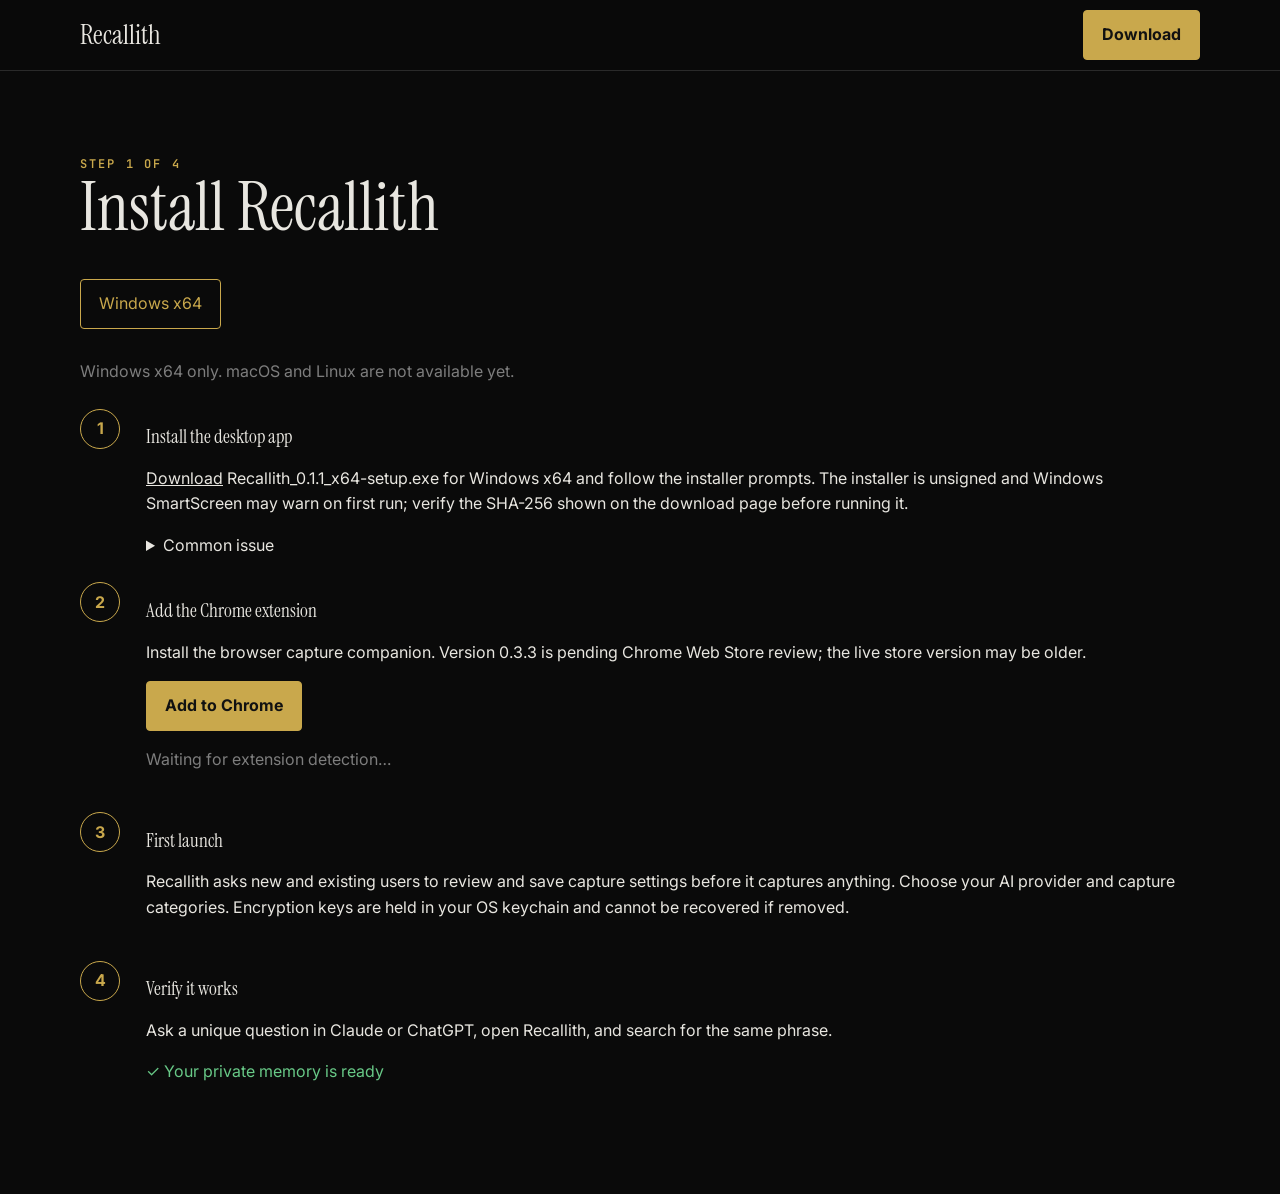
<file: website/install.html>
<!doctype html>
<html lang="en">
  <head>
    <meta charset="utf-8" />
    <meta name="viewport" content="width=device-width" />
    <title>Install Recallith</title>
    <link
      href="https://fonts.googleapis.com/css2?family=Instrument+Serif&family=Inter:wght@400;600;700&family=JetBrains+Mono&display=swap"
      rel="stylesheet"
    />
    <link rel="stylesheet" href="css/tokens.css?v=2" />
    <link rel="stylesheet" href="css/reset.css?v=2" />
    <link rel="stylesheet" href="css/layout.css?v=2" />
    <link rel="stylesheet" href="css/components.css?v=2" />
    <link rel="stylesheet" href="css/pages/install.css?v=2" />
  </head>
  <body>
    <nav class="site-navigation">
      <div class="page-container site-navigation-inner">
        <a class="site-wordmark" href="index.html">Recallith</a
        ><a class="button button--primary" href="download.html">Download</a>
      </div>
    </nav>
    <main class="page-section page-container">
      <div class="section-label" id="progress">Step 1 of 4</div>
      <h2>Install Recallith</h2>
      <div class="install-tabs">
        <button class="button install-tab install-tab--selected" data-os="windows">Windows x64</button>
      </div>
      <p class="supporting-text">Windows x64 only. macOS and Linux are not available yet.</p>
      <div id="steps"></div>
    </main>
    <script>
      const store = "https://chromewebstore.google.com/search/Recallith";
      let os = "windows";
      const instructions = {
        windows: [
          '<a href="download.html">Download</a> Recallith_0.1.1_x64-setup.exe for Windows x64 and follow the installer prompts. The installer is unsigned and Windows SmartScreen may warn on first run; verify the SHA-256 shown on the download page before running it.',
          "If SmartScreen warns, first verify the SHA-256 shown on the download page. If you choose to proceed, select More info &gt; Run anyway.",
        ],
      };
      function render() {
        steps.innerHTML = [
          `<div class="install-step"><b class="install-step-number">1</b><div><h3>Install the desktop app</h3><p>${instructions[os][0]}</p><details><summary>Common issue</summary><p>${instructions[os][1]}</p></details></div></div>`,
          `<div class="install-step"><b class="install-step-number">2</b><div><h3>Add the Chrome extension</h3><p>Install the browser capture companion. Version 0.3.3 is pending Chrome Web Store review; the live store version may be older.</p><a class="button button--primary" href="${store}" target="_blank">Add to Chrome</a><p id="extension" class="supporting-text">Waiting for extension detection…</p></div></div>`,
          `<div class="install-step"><b class="install-step-number">3</b><div><h3>First launch</h3><p>Recallith asks new and existing users to review and save capture settings before it captures anything. Choose your AI provider and capture categories. Encryption keys are held in your OS keychain and cannot be recovered if removed.</p></div></div>`,
          `<div class="install-step"><b class="install-step-number">4</b><div><h3>Verify it works</h3><p>Ask a unique question in Claude or ChatGPT, open Recallith, and search for the same phrase.</p><span class="install-status">✓ Your private memory is ready</span></div></div>`,
        ].join("");
      }
      document.querySelectorAll(".install-tab").forEach(
        (button) =>
          (button.onclick = () => {
            os = button.dataset.os;
            document
              .querySelectorAll(".install-tab")
              .forEach((x) => x.classList.toggle("install-tab--selected", x === button));
            render();
          }),
      );
      window.addEventListener("message", (event) => {
        if (event.data?.type === "RECALLITH_EXTENSION_PRESENT")
          document.querySelector("#extension").textContent = "Extension installed ✓";
      });
      render();
    </script>
  </body>
</html>
</file>
<file: website/css/tokens.css>
/* ── Design tokens ── */

/* ── Variables ── */

:root {
  --bg: #0a0a0a;
  --surface: #141414;
  --border: #2a2a2a;
  --text: #e8e6e0;
  --muted: #7d7d7d;
  --accent: #c9a84c;
  --accent-hover: #d4b870;
  --radius-sm: 4px;
  --radius-md: 8px;
}
</file>
<file: website/css/layout.css>
/* ── Shared layout styles ── */

/* ── Layout ── */

.page-container {
  width: min(1120px, calc(100% - 40px));
  margin: auto;
}

.action-group {
  display: flex;
  justify-content: center;
  gap: 12px;
  margin: 32px 0 16px;
}

.page-section {
  padding: 85px 0;
}

.card-grid {
  display: grid;
  grid-template-columns: repeat(3, 1fr);
  gap: 16px;
}

.content-columns {
  display: grid;
  grid-template-columns: 1fr 1fr;
  gap: 24px;
}

.site-footer-layout {
  display: grid;
  grid-template-columns: 2fr repeat(4, 1fr);
  gap: 20px;
}

@media (max-width: 760px) {
  .card-grid {
    grid-template-columns: 1fr;
  }
}

@media (max-width: 760px) {
  .content-columns {
    grid-template-columns: 1fr;
  }
}

@media (max-width: 760px) {
  .site-footer-layout {
    grid-template-columns: 1fr;
  }
}

@media (max-width: 760px) {
  .action-group {
    flex-direction: column;
  }
}
</file>
<file: website/css/components.css>
/* ── Shared component styles ── */

/*
 * TODO: future token candidates
 * #111, #e05555, #fff, #0b0b0b, #68c987
 */

/* ── Rules ── */

.site-wordmark {
  font-family: "Instrument Serif", serif;
  font-weight: 400;
  line-height: 1.05;
}

.site-navigation {
  position: sticky;
  top: 0;
  z-index: 20;
  border-bottom: 1px solid var(--border);
  background: #0a0a0add;
  backdrop-filter: blur(14px);
}

.site-navigation-inner {
  height: 70px;
  display: flex;
  align-items: center;
  justify-content: space-between;
}

.site-wordmark {
  font-size: 27px;
  text-decoration: none;
}

.site-navigation-list {
  display: flex;
  gap: 28px;
}

.site-navigation-link {
  text-decoration: none;
  color: var(--muted);
}

.button {
  display: inline-block;
  padding: 11px 18px;
  text-decoration: none;
  color: var(--text);
  font: inherit;
  border: 1px solid var(--border);
  border-radius: var(--radius-sm);
  background: transparent;
  cursor: pointer;
}

.button--primary {
  color: #111;
  font-weight: 700;
  background: var(--accent);
  border-color: var(--accent);
}

.section-label {
  color: var(--accent);
  font: 600 12px "JetBrains Mono";
  letter-spacing: 0.18em;
  text-transform: uppercase;
}

.page-introduction {
  max-width: 720px;
  margin: auto;
  color: #aaa;
  font-size: 19px;
}

.supporting-text {
  color: var(--muted);
}

.card {
  padding: 26px;
  background: var(--surface);
  border: 1px solid var(--border);
  border-radius: var(--radius-md);
}

.monospace-block {
  font-family: "JetBrains Mono";
}

.page-section h2 {
  margin: 0 0 36px;
  font-size: clamp(42px, 6vw, 68px);
}

.card h3 {
  margin: 0 0 12px;
  font-size: 28px;
}

.card p {
  color: var(--muted);
}

.site-footer {
  border-top: 1px solid var(--border);
}

.monospace-block {
  padding: 20px;
  margin-top: 25px;
  white-space: pre-wrap;
  background: #0d0d0d;
  border: 1px solid var(--border);
}

.plan-price {
  font: 52px "Instrument Serif";
}

.card--featured {
  border-color: var(--accent);
}

.badge {
  color: #111;
  background: var(--accent);
}

.site-notice {
  color: #111;
  background: var(--accent);
}

.badge {
  padding: 3px 8px;
  font-size: 11px;
  border-radius: 99px;
}

.site-footer {
  padding: 45px 0;
  color: var(--muted);
}

.site-footer a {
  display: block;
  margin: 7px 0;
  text-decoration: none;
}

.site-notice {
  padding: 12px;
  text-align: center;
}

.install-tabs {
  display: flex;
  gap: 8px;
  margin-bottom: 30px;
}

.site-navigation-link--current {
  color: var(--accent);
  border-color: var(--accent);
}

.install-step {
  display: grid;
  grid-template-columns: 48px 1fr;
  gap: 18px;
  margin: 24px 0;
}

.install-step-number {
  height: 40px;
  width: 40px;
  display: grid;
  place-items: center;
  color: var(--accent);
  border: 1px solid var(--accent);
  border-radius: 50%;
}

.loading-placeholder {
  height: 150px;
  margin: 15px 0;
  background: var(--surface);
  animation: pulse 1.2s infinite;
}

@keyframes pulse {
  50% {
    opacity: 0.45;
  }
}

@media (max-width: 760px) {
  .site-navigation-list {
    display: none;
  }
}

.site-navigation-list {
  margin-left: 48px;
}

.site-navigation-sign-in {
  margin-left: auto;
  margin-right: 16px;
  color: var(--muted);
  text-decoration: none;
}

.site-navigation-account {
  position: relative;
}

.site-navigation-account-trigger {
  display: flex;
  align-items: center;
  gap: 9px;
  color: var(--text);
  font: inherit;
  border: 0;
  background: transparent;
  cursor: pointer;
}

.site-navigation-avatar {
  display: grid;
  width: 34px;
  height: 34px;
  place-items: center;
  color: #111;
  font-size: 12px;
  font-weight: 700;
  border-radius: 50%;
  background: var(--accent);
}

.site-navigation-account-menu {
  position: absolute;
  top: calc(100% + 12px);
  right: 0;
  min-width: 180px;
  padding: 8px;
  border: 1px solid var(--border);
  border-radius: var(--radius-md);
  background: #151515;
  box-shadow: 0 18px 50px #000a;
}

.site-navigation-menu-item {
  display: block;
  width: 100%;
  padding: 10px 12px;
  color: var(--text);
  font: inherit;
  text-align: left;
  text-decoration: none;
  border: 0;
  background: transparent;
  cursor: pointer;
}

.site-navigation-menu-item:hover {
  background: #202020;
}

.site-navigation-account-menu[hidden] {
  display: none;
}

.loading-spinner {
  display: inline-block;
  width: 18px;
  height: 18px;
  border: 2px solid #1115;
  border-top-color: #111;
  border-radius: 50%;
  animation: spin 0.7s linear infinite;
}

@keyframes spin {
  to {
    transform: rotate(360deg);
  }
}

.auth-message {
  min-height: 22px;
  margin: 17px 0 0;
  color: #e05555;
  font-size: 14px;
  text-align: center;
}

.auth-message--success,
.install-status,
.account-plan-status {
  color: #68c987;
}

.site-navigation-link--current.site-navigation-link {
  color: var(--muted);
}
</file>
<file: website/css/pages/install.css>
/* ── Installation page styles ── */

/* ── Rules ── */

.install-tab--selected {
  color: var(--accent);
  border-color: var(--accent);
}
</file>
